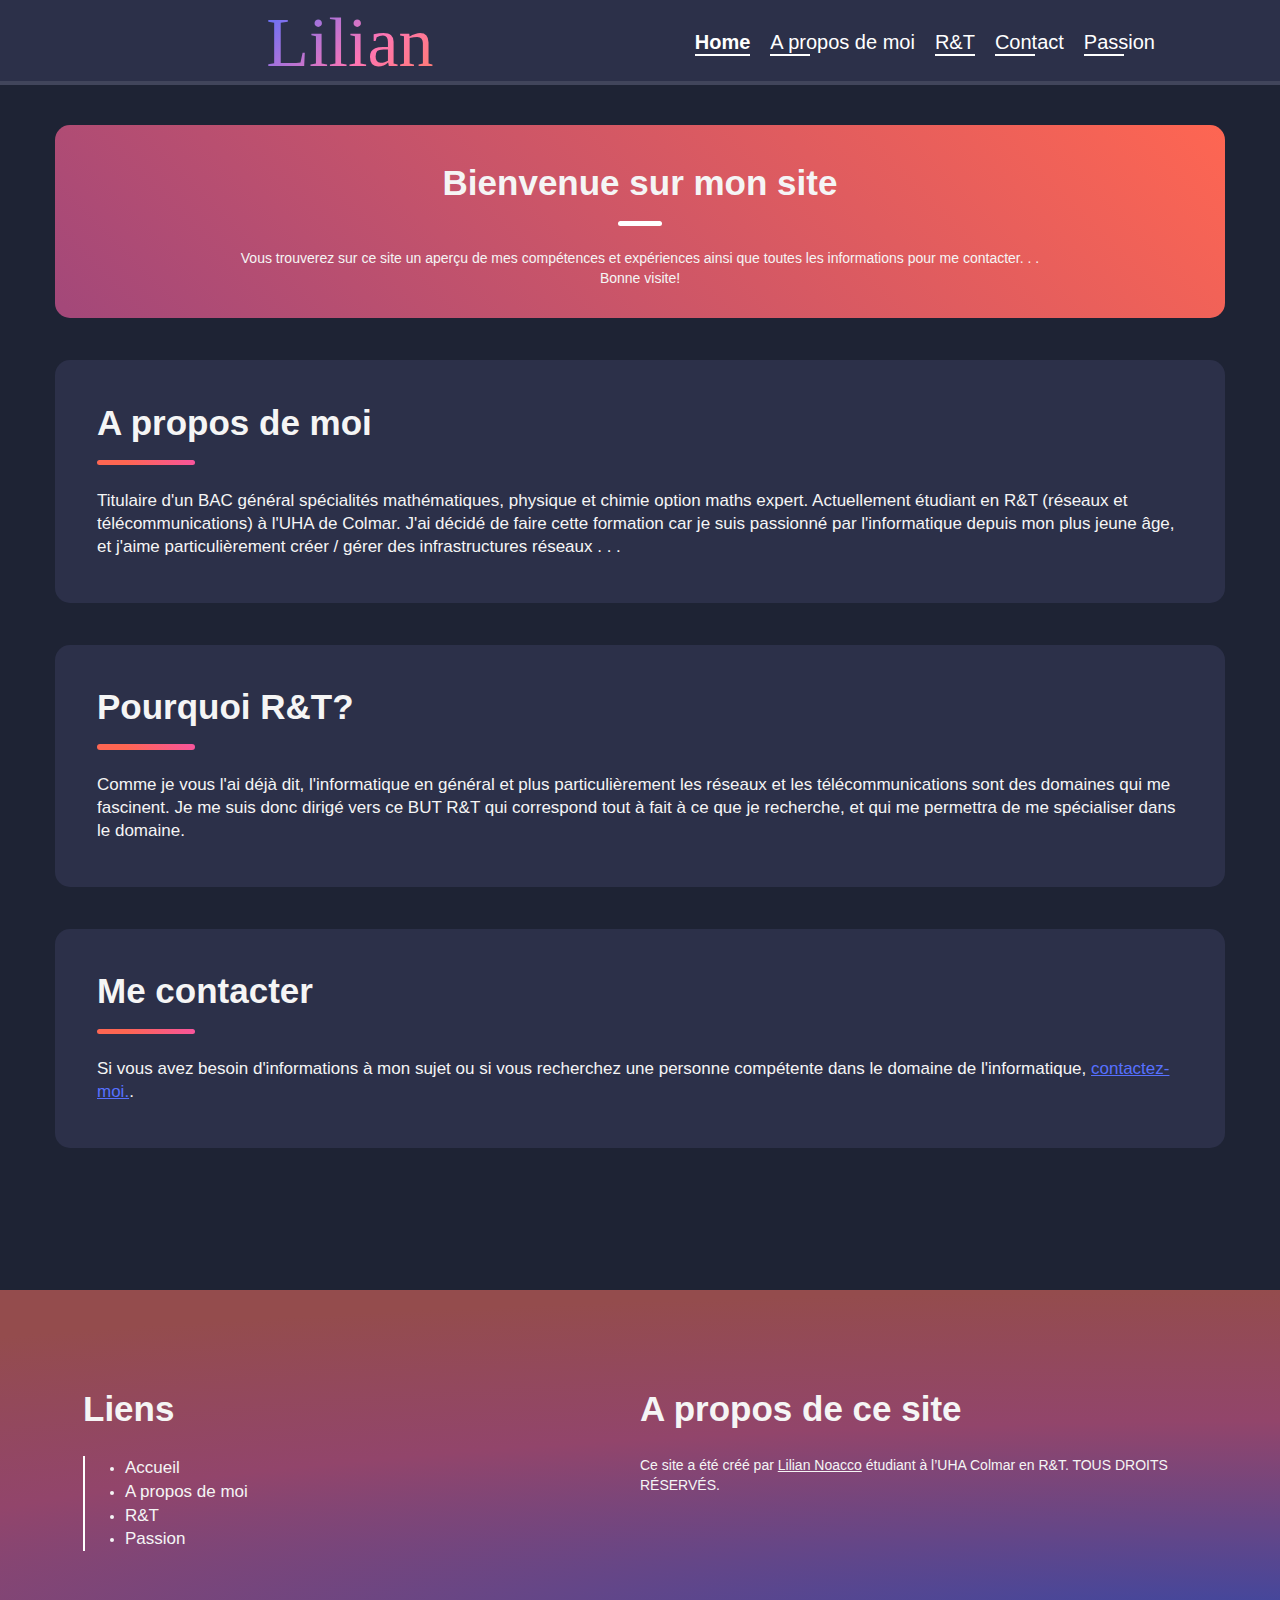
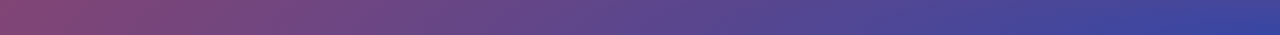
<file: index.html>
<!DOCTYPE html>
<html lang="fr-FR"><head><meta http-equiv="Content-Type" content="text/html; charset=UTF-8">
    <title>NOACCO LILIAN</title>
    
    <meta content="Lilian NOACCO" name="description">
    <meta content="Lilian, Noacco" name="keywords">
    <meta content="Lilian Noacco" name="author">
    <meta content="width=device-width, initial-scale=1.0" name="viewport">
    <!--website-favicon-->
    <link href="j'aiPasEncoreFaitL'icone" rel="icon">
    <!--style-->
    <link href="style.css" rel="stylesheet">

<body>
<!--Start Header -->
<header class="main-header">
    <section id="headerSection">
        <div class="inner-header">
            <div class="header-brand">
                <a class="brand-title" href="index.html">Lilian</a>
            </div>
            <input id="burger" class="burger-checkbox" type="checkbox">

            <label for="burger" class="nav-label">
                <span class="nav-span"></span>
                <span class="nav-span"></span>
                <span class="nav-span"></span>
            </label>
            <nav class="main-nav">
                <ul class="top-nav">
                    <li>
                        <div class="nav-elements"><a class="nav-link current" href="index.html">Home</a></div>
                    </li>
                    <li>
                        <div class="nav-elements"><a class="nav-link" href="#about">A propos de moi</a></div>
                    </li>
                    <li>
                        <div class="nav-elements"><a class="nav-link" href="#why">R&T</a></div>
                    </li>
                    <li>
                        <div class="nav-elements"><a class="nav-link" href="#contact">Contact</a></div>
                    </li>
                    <li>
                        <div class="nav-elements"><a class="nav-link" href="passion.html">Passion</a></div>
                    </li>
                    </li>
                </ul>
            </nav>
        </div>
    </section>
</header>
<!--End Header -->
<section id="page">
    <section id="top-page">
        <div class="container">
            <div class="pages-headers radius mr-tp-40">
                <div id="presentation" class="page-header">
                    <h1 class="page-header-title">Bienvenue sur mon site</h1>
                    <div class="page-header-description">Vous trouverez sur ce site un aperçu de mes compétences et expériences ainsi que toutes les informations pour me contacter. . .
                        <br>Bonne visite!
                    </div>
                </div>
            </div>
        </div>
    </section>
    <section id="content-page">
        <div class="container">
            <div class="description radius">
                <div id="about" class="description-content">
                    <h1 class="under-title under-title-grad">A propos de moi</h1>
                    <p>Titulaire d'un BAC général spécialités mathématiques, physique et chimie option maths expert.
                        Actuellement étudiant en R&T (réseaux et télécommunications) à l'UHA de Colmar. J'ai décidé de faire cette formation
                        car je suis passionné par l'informatique depuis mon plus jeune âge, et j'aime particulièrement créer
                        / gérer des infrastructures réseaux . . . </p>

                </div>
            </div>
            <div class="description radius">
                <div id="why" class="description-content">
                    <h1 class="under-title under-title-grad">Pourquoi R&T?</h1>
                    <p>Comme je vous l'ai déjà dit, l'informatique en général et plus particulièrement les réseaux et les télécommunications sont des domaines qui me fascinent.
                        Je me suis donc dirigé vers ce BUT R&T qui correspond tout à fait à ce que je recherche, et qui me permettra
                        de me spécialiser dans le domaine.</p>
                </div>
            </div>
            <div class="description radius">
                <div id="contact" class="description-content">
                    <h1 class="under-title under-title-grad">Me contacter</h1>
                    <p>Si vous avez besoin d'informations à mon sujet ou si vous recherchez une personne compétente dans le domaine de l'informatique, <a href="mailto:lilian@noacco.fr"><u>contactez-moi.</u></a>.</p>
                </div>
            </div>
        </div>
    </section>
</section>

<section id="separator-100"></section>
<footer class="footer">
    <div class="container flex">
        <div class="links"><h1>Liens</h1>
            <div class="fast-link">
                <ul class="fast-link-list">
                    <li><a href="index.html" class="link-lite">Accueil</a></li>
                    <li><a href="#about" class="link-lite">A propos de moi</a></li>
                    <li><a href="#why" class="link-lite">R&T</a></li>
                    <li><a href="passion.html" class="link-lite">Passion</a></li>
                </ul>
            </div>
        </div>
        <div class="about">
            <h1>A propos de ce site </h1>
            <span> Ce site a été créé par <u>Lilian Noacco</u> étudiant à l’UHA Colmar en R&T. TOUS DROITS RÉSERVÉS.</span>
        </div>
    </div>
</footer>
</body>
</html>
</file>
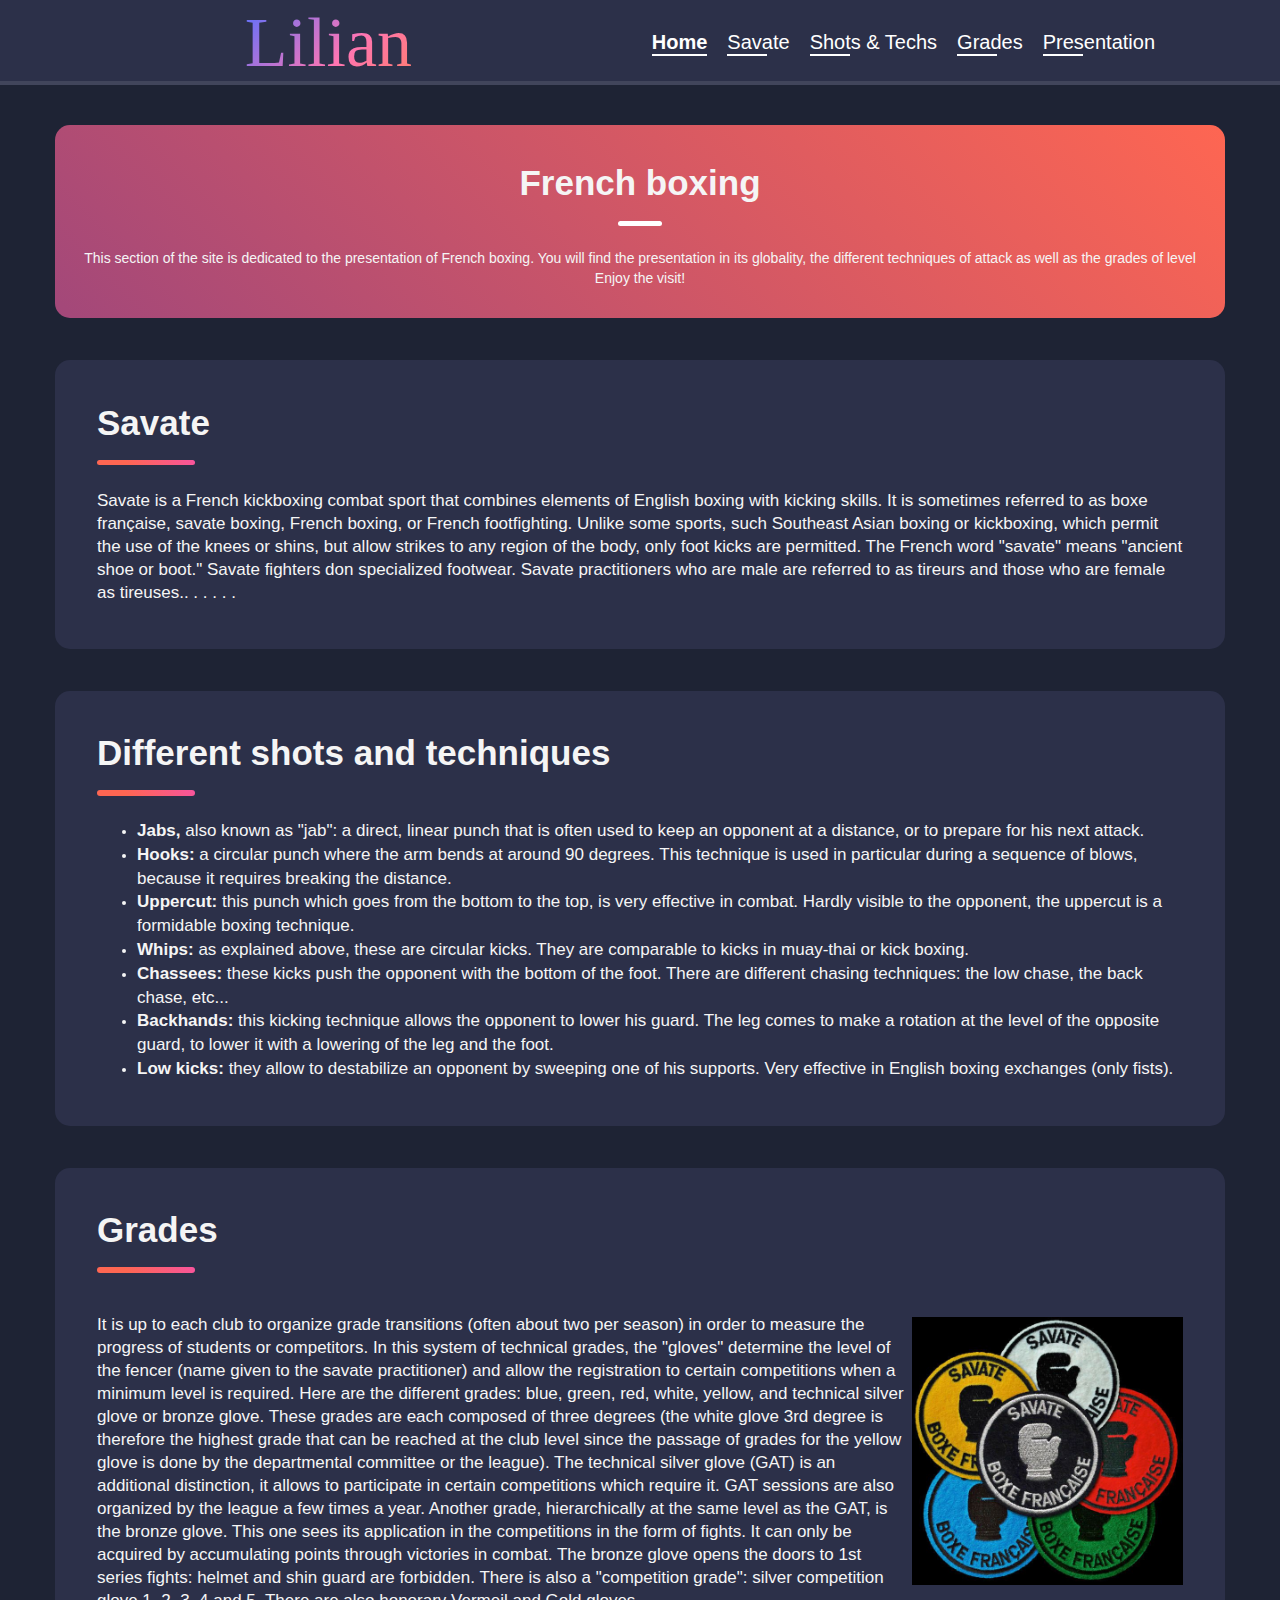
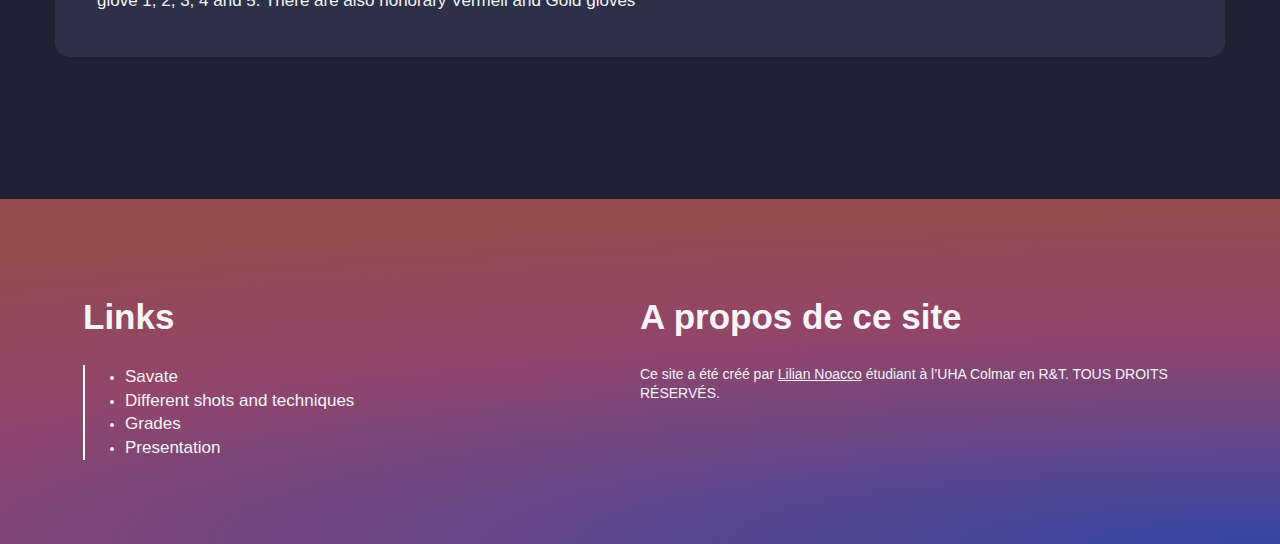
<file: passion.html>
<!DOCTYPE html>
<html lang="fr-FR"><head><meta http-equiv="Content-Type" content="text/html; charset=UTF-8">
    <title>NOACCO LILIAN</title>

    <meta content="Lilian NOACCO" name="description">
    <meta content="Lilian, Noacco" name="keywords">
    <meta content="Lilian Noacco" name="author">
    <meta content="width=device-width, initial-scale=1.0" name="viewport">
    <!--website-favicon-->
    <link href="j'aiPasEncoreFaitL'icone" rel="icon">
    <!--style-->
    <link href="style.css" rel="stylesheet">

<body>
<!--Start Header -->
<header class="main-header">
    <section id="headerSection">
        <div class="inner-header">
            <div class="header-brand">
                <a class="brand-title" href="index.html">Lilian</a>
            </div>
            <input id="burger" class="burger-checkbox" type="checkbox">

            <label for="burger" class="nav-label">
                <span class="nav-span"></span>
                <span class="nav-span"></span>
                <span class="nav-span"></span>
            </label>
            <nav class="main-nav">
                <ul class="top-nav">
                    <li>
                        <div class="nav-elements"><a class="nav-link current" href="index.html">Home</a></div>
                    </li>
                    <li>
                        <div class="nav-elements"><a class="nav-link" href="#what">Savate</a></div>
                    </li>
                    <li>
                        <div class="nav-elements"><a class="nav-link" href="#tech">Shots & Techs</a></div>
                    </li>
                    <li>
                        <div class="nav-elements"><a class="nav-link" href="#grade">Grades</a></div>
                    </li>
                    <li>
                        <div class="nav-elements"><a class="nav-link" href="index.html">Presentation</a></div>
                    </li>
                    </li>
                </ul>
            </nav>
        </div>
    </section>
</header>
<!--End Header -->
<section id="page">
    <section id="top-page">
        <div class="container">
            <div class="pages-headers radius mr-tp-40">
                <div id="presentation" class="page-header">
                    <h1 class="page-header-title">French boxing</h1>
                    <div class="page-header-description">This section of the site is dedicated to the presentation of French boxing.
                        You will find the presentation in its globality, the different techniques of attack as well as the grades of level
                        <br>Enjoy the visit!
                    </div>
                </div>
            </div>
        </div>
    </section>
    <section id="content-page">
        <div class="container">
            <div class="description radius">
                <div id="what" class="description-content">
                    <h1 class="under-title under-title-grad">Savate</h1>
                    <p>Savate is a French kickboxing combat sport that combines elements of English boxing with kicking skills. It is
                        sometimes referred to as boxe française, savate boxing, French boxing, or French footfighting. Unlike some sports,
                        such Southeast Asian boxing or kickboxing, which permit the use of the knees or shins, but allow strikes to any
                        region of the body, only foot kicks are permitted. The French word "savate" means "ancient shoe or boot." Savate
                        fighters don specialized footwear. Savate practitioners who are male are referred to as tireurs and those who are
                        female as tireuses.. . . . . . </p>
                </div>
            </div>
            <div class="description radius">
                <div id="tech"
                     class="description-content">
                    <h1 class="under-title under-title-grad">Different shots and techniques</h1>
                    <p>
                        <ul id="shotsAndTechs">
                    <li><a class="link-lite"><strong>Jabs,</strong> also known as "jab": a direct, linear punch that is often used to keep an opponent at a distance, or to prepare for his next attack.</a></li>
                    <li><a class="link-lite"><strong>Hooks:</strong>  a circular punch where the arm bends at around 90 degrees. This technique is used in particular during a sequence of blows, because it requires breaking the distance.</a></li>
                    <li><a class="link-lite"><strong>Uppercut:</strong>  this punch which goes from the bottom to the top, is very effective in combat. Hardly visible to the opponent, the uppercut is a formidable boxing technique.</a></li>
                    <li><a class="link-lite"><strong>Whips:</strong>  as explained above, these are circular kicks. They are comparable to kicks in muay-thai or kick boxing.</a></li>
                    <li><a class="link-lite"><strong>Chassees:</strong>  these kicks push the opponent with the bottom of the foot. There are different chasing techniques: the low chase, the back chase, etc...</a></li>
                    <li><a class="link-lite"><strong>Backhands:</strong>  this kicking technique allows the opponent to lower his guard. The leg comes to make a rotation at the level of the opposite guard, to lower it with a lowering of the leg and the foot.</a></li>
                    <li><a class="link-lite"><strong>Low kicks:</strong>  they allow to destabilize an opponent by sweeping one of his supports. Very effective in English boxing exchanges (only fists).</a></li>
                </ul>
                    </p>
                </div>
            </div>
            <div class="description radius">
                <div id="grade" class="description-content">
                    <h1 class="under-title under-title-grad">Grades</h1>
                    <div id="idFlex">
                    <p id="blc">It is up to each club to organize grade transitions (often about two per season) in order to measure the progress of students or competitors. In this system of technical grades, the "gloves" determine the level of the fencer (name given to the savate practitioner) and allow the registration to certain competitions when a minimum level is required.
                        Here are the different grades: blue, green, red, white, yellow, and technical silver glove or bronze glove.
                        These grades are each composed of three degrees (the white glove 3rd degree is therefore the highest grade that can be reached at the club level since the passage of grades for the yellow glove is done by the departmental committee or the league). The technical silver glove (GAT) is an additional distinction, it allows to participate in certain competitions which require it. GAT sessions are also organized by the league a few times a year. Another grade, hierarchically at the same level as the GAT, is the bronze glove. This one sees its application in the competitions in the form of fights. It can only be acquired by accumulating points through victories in combat. The bronze glove opens the doors to 1st series fights: helmet and shin guard are forbidden.
                        There is also a "competition grade": silver competition glove 1, 2, 3, 4 and 5. There are also honorary Vermeil and Gold gloves</p>
                    <img id="grades" src="grades.jpg"></div>
                </div>
            </div>
        </div>
    </section>
</section>

<section id="separator-100"></section>
<footer class="footer">
    <div class="container flex">
        <div class="links"><h1>Links</h1>
            <div class="fast-link">
                <ul class="fast-link-list">
                    <li><a href="#what" class="link-lite">Savate</a></li>
                    <li><a href="#tech" class="link-lite">Different shots and techniques</a></li>
                    <li><a href="#grade" class="link-lite">Grades</a></li>
                    <li><a href="index.html" class="link-lite">Presentation</a></li>
                </ul>
            </div>
        </div>
        <div class="about">
            <h1>A propos de ce site </h1>
            <span> Ce site a été créé par <u>Lilian Noacco</u> étudiant à l’UHA Colmar en R&T. TOUS DROITS RÉSERVÉS.</span>
        </div>
    </div>

</footer>
</body>
</html>
</file>
<file: style.css>
:root {
    --color-primary: #fff;
    --color-body-background-color: #1e2334;
    --color-header-background-color: #2c3049;
    --gradient-dark-blue: linear-gradient(45deg, #333e80, #5f2f83);
    --color-dark-text: #f5f5f5;
    --color-text: #f5f5f5;
    --color-dark-orange: #ff7c6b;
    --color-dark-orange-rgb: 255, 124, 107;
    --color-orange: #fe6652;
    --color-light-pink: #f8549e;
    --color-pink: #f8549e;
    --color-light-white: #ffffff;
    --color-link: #5770ff;
    --color-white: #2c3049;
    --gradient-light-orange: linear-gradient(45deg, var(--color-orange), var(--color-orange) 30%, var(--color-pink));
    --gradient-radial-pink-orange: linear-gradient(45deg, rgba(251, 96, 168, 0.6), var(--color-orange) 100%);
    --gradient-dark-pink: linear-gradient(45deg, #be60a0, #be6472);
    --gradient-dark-pink-inverted: linear-gradient(-45deg, #be60a0, #be6472);
    --gradient-dark-radial: radial-gradient(ellipse 100% 100% at 50% 100%, #3747a4 0, #92456b 62%, #944c4d 100%);
}

body {
    background: #1e2334 no-repeat center center fixed;
    background-size: cover;
    margin: 0;
    display: flex;
    flex-direction: column;
    height: 100%;
}

html {
    font: 14px / 1.4 sans-serif;
    font-family: 'Poppins', sans-serif;
    font-weight: 400;
    color: var(--color-text);
    margin: 0;
    padding: 0;
    height: 100%;
}

* {
    box-sizing: border-box;
}

.header-brand {
    max-width: 1200px;
    margin-left: auto;
    margin-right: auto;
    position: relative;
    line-height: 85px;
    font-size: 70px;
}

.main-header {
    background-color: var(--color-header-background-color);
    padding: 0 20px;
    height: 85px;
    z-index: 99999;
    border-bottom: 4px solid rgba(255, 255, 255, 0.1);
}

#headerSection {
    box-sizing: border-box;
    color: var(--color-primary);
    font-size: 30px;
    max-height: 100%;
}

.brand-title {
    z-index: 6;
    font-family: 'Pacifico', cursive;
    width: auto;
    background: linear-gradient(135deg, #5770ff, #ff75b3 30%, #ff7c6b, #ff75b3, #5770ff 90%, #5770ff);
    background-size: 250%;
    -webkit-background-clip: text;
    -webkit-text-fill-color: transparent;
    transition: all 0.8s ease-in-out;
}

.brand-title:hover {
    z-index: 6;
    font-family: 'Pacifico', cursive;
    width: auto;
    cursor: pointer;
    background-position: 100%;
    -webkit-background-clip: text;
    -webkit-text-fill-color: transparent;
    transition: all 0.8s ease-in-out;
}

.inner-header {
    max-height: 100%;
    max-width: 1200px;
    width: calc(100% - 70px);
    margin-left: auto;
    margin-right: auto;
    display: flex;
    align-items: center;
    position: relative;

}

@media (min-width: 890px) {
    .main-nav {
        display: inline-flex;
        align-items: center;
        max-height: 100%;
        padding-right: 2em;
    }

    .nav-link {
        color: inherit;
        font-size: 20px;
        text-decoration: none;
        background: linear-gradient(0, var(--color-primary), var(--color-primary)) no-repeat 0 105%;
        background-size: 2em 3px;
        display: inline-block;
        position: relative;
        transition: background-size .3s;
    }

    .current {
        color: var(--color-primary);
        font-weight: 600;
        background-size: 100% 3px;
    }

    .nav-link:hover {
        color: var(--color-primary);
        font-size: 20px;
        text-decoration: none;
        background-size: 100% 3px;
    }

    .top-nav {
        width: auto;
        max-height: 100%;
    }

    .top-nav {
        list-style: none;
        margin: 0;
        display: flex;
        align-items: center;
        font-size: 0;
        height: 100%;
        max-width: 100%;
    }

    .top-nav > li {
        display: inline-block;
        vertical-align: bottom;
        flex: none;
    }

    ul {
        display: block;
        list-style-type: disc;
        margin-block-start: 1em;
        margin-block-end: 1em;
        margin-inline-start: 0;
        margin-inline-end: 0;
        padding-inline-start: 40px;
    }
}

@media (max-width: 890px) {
    .nav-link, .top-nav, .top-nav > li {
        width: 100%;
        display: block;
    }

    .inner-header {
        display: block;
    }
}

@media (max-width: 370px) {
    .header-brand {
        width: 100%;
        margin-right: auto;
        margin-left: 0;
        font-size: 57px;
    }

    .inner-header {
        width: 100%;
    }
}

.main-nav {
    display: inline-flex;
    align-items: center;
    max-height: 100%;
    padding-right: 2em;
}

.nav-link {
    color: inherit;
    font-size: 20px;
    text-decoration: none;
    background: linear-gradient(0, var(--color-primary), var(--color-primary)) no-repeat 0 105%;
    background-size: 2em 3px;
    display: inline-block;
    position: relative;
    transition: background-size .3s;
}


.current {
    font-weight: 600;
    background-size: 100% 3px;
}

.nav-link:hover {
    font-size: 20px;
    text-decoration: none;
    background-size: 100% 3px;
}

.burger-checkbox {
    display: none;
}

@media (max-width: 890px) {

    .burger-checkbox + .nav-label {
        position: fixed;
        top: 40px;
        right: 40px;
        height: 20px;
        width: 20px;
        z-index: 5;
    }

    .nav-span {
        position: absolute;
        width: 100%;
        height: 3px;
        top: 50%;
        margin-top: -3px;
        left: 0;
        display: block;
        background: var(--color-primary);
        transition: 0.5s;
    }

    .nav-span:first-child {
        top: 3px;
    }

    .nav-span:last-child {
        top: 16px;
    }

    .nav-label:hover {
        cursor: pointer;
    }

    .burger-checkbox:checked + .nav-label > .nav-span {
        opacity: 0;
        top: 50%;
    }

    .burger-checkbox:checked + .nav-label > .nav-span:first-child {
        opacity: 1;
        transform: rotate(405deg);
    }

    .burger-checkbox:checked + .nav-label > .nav-span:last-child {
        opacity: 1;
        transform: rotate(-405deg);
    }

    .burger-checkbox ~ nav {
        position: fixed;
        top: 0;
        left: 0;
        width: 100%;
        height: 85px;
        z-index: 3;
        transition: 0.5s;
        transition-delay: 0.5s;
        overflow: hidden;
    }

    .burger-checkbox ~ nav > ul {
        text-align: center;
        top: 35%;
        left: 20%;
        right: 20%;
    }

    .burger-checkbox ~ nav > ul > li {
        display: none;
        opacity: 0;
        transition: 0.5s;
        transition-delay: 0s;
    }

    .burger-checkbox ~ nav > ul > li > a {
        text-decoration: none;
        text-transform: uppercase;
        color: rgb(0, 0, 0);
        font-weight: 700;
        font-family: sans-serif;
        display: block;
        padding: 30px;
    }

    .burger-checkbox:checked ~ nav {
        height: 100%;
        transition-delay: 0s;
        background: var(--gradient-dark-radial);
    }

    .burger-checkbox:checked ~ nav > ul > li {
        display: inherit;
        opacity: 1;
        transition-delay: 0.5s;
    }

    .burger-checkbox:checked ~ .main-header {
        display: none;
        position: fixed;
        height: 100%;
        width: 100%;
    }

}

.page-header {
    margin-bottom: 20px;
}

.page-header-title {
    text-align: center;
}

.page-header-description {
    text-align: center;
}

.page-header-title:after {
    background: var(--color-light-white);
    border-radius: 100rem;
    content: " ";
    display: block;
    height: .375rem;
    transition: width .3s;
    width: 3.125rem;
    will-change: width;
    margin-left: auto;
    margin-right: auto;
    margin-top: .375em;
}

.description {
    background-color: var(--color-white);
}

.description-content {
    padding: 1rem 2rem 2rem;
    margin: 3rem 1rem;
}

.nav-elements {
    height: 30px;
    font-size: 14px;
    text-align: center;
    padding-right: 10px;
    padding-left: 10px;
    align-items: center;
}

.h1, h1 {
    font-size: 2.5rem
}

.h2, h2 {
    font-size: 2rem
}

.h3, h3 {
    font-size: 1.75rem
}

.h4, h4 {
    font-size: 1.5rem
}

.h5, h5 {
    font-size: 1.25rem
}

.h6, h6 {
    font-size: 1rem
}

.p, p {
    font-size: 17px;
    font-weight: 300;
    line-height: 23px;
}

a {
    color: #5770ff;
    cursor: pointer;
    text-decoration: none;
    transition: color .15s;
}

.button, .btn {
    border: 0;
    border-radius: 290394px;
    cursor: pointer;
    display: inline-block;
    font-size: 1rem;
    font-weight: 600;
    line-height: 2em;
    padding: .375rem 1.125rem;
    vertical-align: middle;
}

#idFlex{
    display: flex;
    align-content: center;
    flex-wrap: wrap;
    justify-content: center;
}

#grades{
    width: 25%;
    height: 25%;
    margin-top: 1.5em;
}

#blc{
    flex-basis: calc(75% - 5px);
    margin-right: 5px;
}

@media (max-width: 890px) {
    .lab {
        width: 100%;
    }

    .row {
        display: inherit;
    }

    .grid-container {
        display: block;
    }

    .grid-container-1 {
        height: 100%;
        margin-bottom: 2rem;
    }

    .data {
        padding-right: 0;
    }
}

@media print {
    footer {
        display: none;
    }

    header {
        display: none;
    }

    div, a, img {
        page-break-after: auto;
    }
}

.pages-headers {
    background: var(--gradient-radial-pink-orange);
    padding: 10px;
}

.about {
    vertical-align: top;
    height: 100%;
    width: 50%;
}

.links {
    vertical-align: top;
    height: 100%;
    width: 50%;
    padding-left: 2rem;
}

.fast-link {
    border-left: .15rem solid white;
}

@media (max-width: 890px) {
    .about {
        width: 100%;
        text-align: center;
    }

    .links {
        width: 100%;
    }

    .links > h1 {
        text-align: center;
    }
}

footer {
    margin-top: auto;
    width: 100%;
    padding: 70px 0 70px;
    background: var(--gradient-dark-radial);
    background-size: 200%;
    animation: footer 10s;
    animation-iteration-count: infinite;
}

.container {
    max-width: 1200px;
    width: 100%;
    padding-right: 15px;
    padding-left: 15px;
    margin-right: auto;
    margin-left: auto;
}

.flex {
    display: flex;
    flex-wrap: wrap;
}

#separator-100 {
    margin: 50px 0 50px;
}

.link-lite {
    color: inherit;
    font-size: 17px;
}

.mr-tp-40 {
    margin-top: 40px;
}

.radius {
    border-radius: 15px;
}

.under-title:after {
    background: var(--color-light-white);
    border-radius: 100rem;
    content: " ";
    display: block;
    height: 0.375rem;
    transition: width .3s;
    width: 7rem;
    will-change: width;
    margin-top: 0.375em;
}

.under-title-center:after {
    margin-left: auto;
    margin-right: auto;
}

.under-title-grad:after {
    background: var(--gradient-light-orange);
}

@keyframes footer {
    from {
        background-position: 0;
    }
    50% {
        background-position: 100%
    }
    to {
        background-position: 0;
    }
}

@keyframes footer-rotate {
    from {
        background-position: 0;
    }
    50% {
        background-position: 100%
    }
    to {
        background-position: 0;
    }
}

::-webkit-scrollbar {
    width: 9px;
    height: 5px;
    background-color: #2d3238;
    z-index: 2000;
}

::-webkit-scrollbar-thumb {
    border-radius: 7px;
    background-image: linear-gradient(120deg, var(--color-orange) 0%, var(--color-pink) 100%) !important;
    z-index: 2000;
}
</file>
